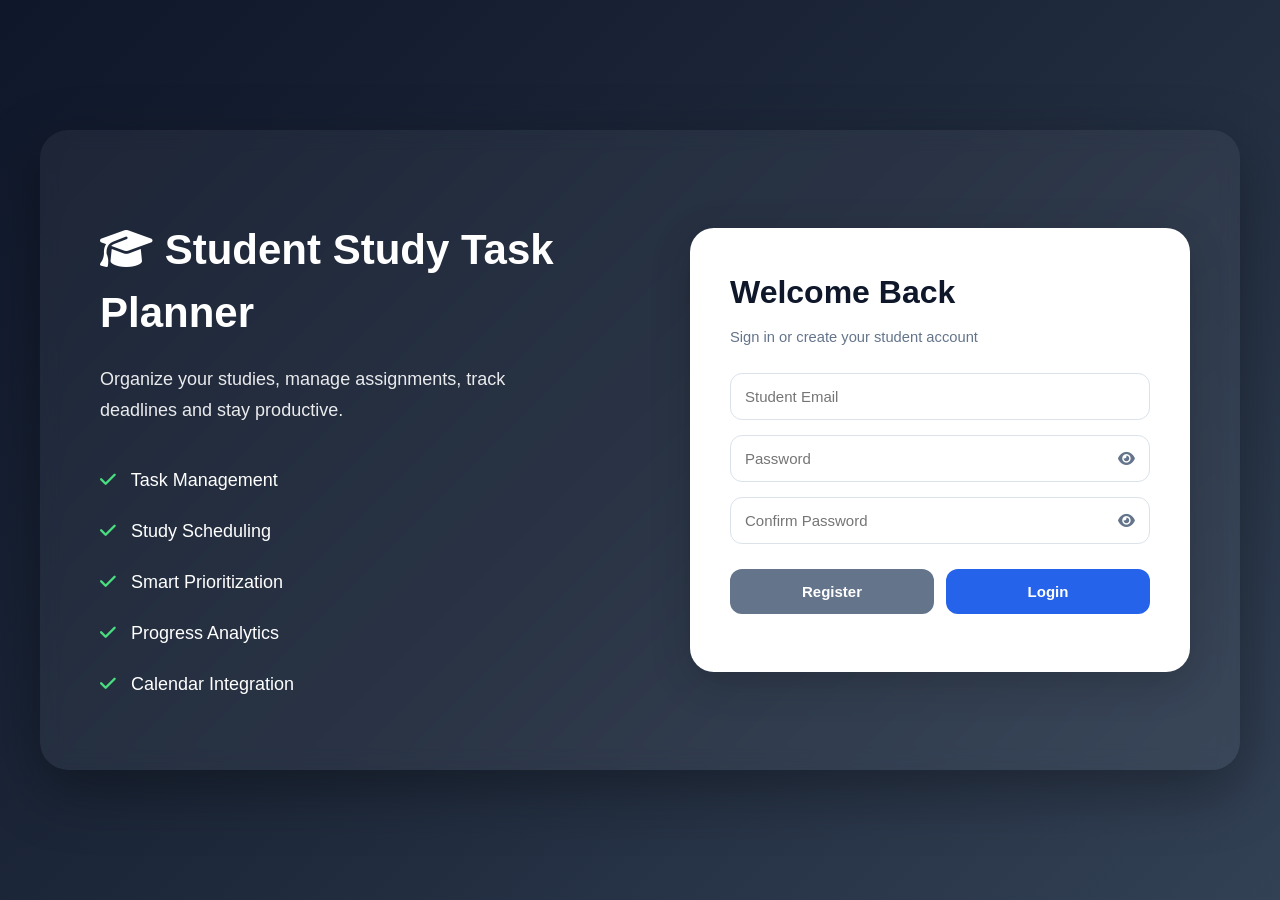
<file: frontend/index.html>
﻿<!DOCTYPE html>
<html lang="en">

<head>
    <meta charset="UTF-8">
    <meta name="viewport" content="width=device-width, initial-scale=1.0">

    <title>Student Study Task Planner</title>

    <link rel="stylesheet" href="styles.css">

    <link rel="stylesheet" href="https://cdnjs.cloudflare.com/ajax/libs/font-awesome/6.5.0/css/all.min.css">
</head>

<body class="login-page">

<!-- =========================================
     LOGIN PAGE LAYOUT
========================================= -->

    <div class="login-wrapper">

        <!-- APPLICATION INTRODUCTION -->

        <div class="login-left">

            <!-- Application branding and feature overview -->

            <div class="brand-content">

                <h1>
                    <i class="fa-solid fa-graduation-cap"></i>
                    Student Study Task Planner
                </h1>

                <p class="tagline">
                    Organize your studies, manage assignments,
                    track deadlines and stay productive.
                </p>

                <ul class="features">

                    <li>
                        <i class="fa-solid fa-check"></i>
                        Task Management
                    </li>

                    <li>
                        <i class="fa-solid fa-check"></i>
                        Study Scheduling
                    </li>

                    <li>
                        <i class="fa-solid fa-check"></i>
                        Smart Prioritization
                    </li>

                    <li>
                        <i class="fa-solid fa-check"></i>
                        Progress Analytics
                    </li>

                    <li>
                        <i class="fa-solid fa-check"></i>
                        Calendar Integration
                    </li>

                </ul>

            </div>

        </div>

        <!-- USER AUTHENTICATION -->

        <div class="login-right">

            <!-- Login and registration form -->

            <div class="login-card">

                <h2>Welcome Back</h2>

                <p class="login-subtitle">
                    Sign in or create your student account
                </p>

                <input type="email" id="email" placeholder="Student Email">

                <div class="password-wrapper">

                    <input type="password" id="password" placeholder="Password">

                    <i class="fa-solid fa-eye toggle-password" onclick="togglePassword('password')"></i>

                </div>

                <div class="password-wrapper">

                    <input type="password" id="confirmPassword" placeholder="Confirm Password">

                    <i class="fa-solid fa-eye toggle-password" onclick="togglePassword('confirmPassword')"></i>

                </div>

                <!-- Authentication buttons -->

                <div class="login-buttons">

                    <button class="register-btn" onclick="register()">
                        Register
                    </button>

                    <button class="login-btn" onclick="login()">
                        Login
                    </button>

                </div>

                <p id="loginMessage"></p>

            </div>

        </div>

    </div>

    <!-- Password visibility toggle -->
    <script>
        function togglePassword(id) {

            const field =
                document.getElementById(id);

            field.type =
                field.type === "password"
                    ? "text"
                    : "password";

        }
    </script>

    <!-- Login page functionality -->
    <script src="login.js"></script>

</body>

</html>
</file>
<file: frontend/styles.css>
/*
=========================================
SMART STUDY PLANNER - STYLESHEET
=========================================

Purpose:
- Defines the visual appearance of the application
- Controls responsive layout and positioning
- Provides light and dark theme support
- Styles forms, dashboard, analytics and calendar
- Improves overall user experience

Author: Fernando Nathali
=========================================
*/

:root {
    --card-bg: white;
    --text-color: #222;
    --text-secondary: #555;
}

body.dark-mode {

    --card-bg: #1f1f1f;
    --text-color: #f5f5f5;
    --text-secondary: #ccc;

}

/* ======================================
   GLOBAL PAGE STYLING
====================================== */

body {
    font-family: Arial, Helvetica, sans-serif;
    margin: 0;
    background: #f5f7fb;
    color: #333;
    font-size: 15px;
    line-height: 1.5;
}

/* ======================================
   NAVIGATION BAR
====================================== */

.navbar {
    background: #4CAF50;
    color: white;
    padding: 10px 20px;
    display: flex;
    justify-content: space-between;
    align-items: center;
}

.navbar h2 {
    margin: 0;
    font-size: 18px;
}

/* CONTAINER */

.container {
    max-width: 1100px;
    margin: auto;
    padding: 20px;
    display: grid;
    grid-template-columns: 1fr 1fr;
    gap: 18px;
}

/* HEADER */

header {
    grid-column: span 2;
    text-align: center;
    margin-bottom: 10px;
}

header h1 {
    margin: 5px;
    font-size: 22px;
}

header p {
    margin: 0;
    font-size: 14px;
    color: #666;
}

/* CARDS */

/* Reusable content cards */
.card {
    background: var(--card-bg);
    padding: 20px;
    border-radius: 16px;
    box-shadow: 0 2px 8px rgba(0, 0, 0, 0.08);
    margin-bottom: 18px;
    transition: 0.2s;
    border-radius: 18px;
    height: auto;
}

.card h2,
.card h3 {
    margin-top: 0;
    font-size: 16px;
    margin-bottom: 14px;
    font-weight: 600;
}

/* FORM */

/* Task creation form layout */
.form-grid {
    display: grid;
    grid-template-columns: repeat(auto-fit, minmax(220px, 1fr));
    gap: 15px;
}

.form-grid input,
.form-grid select {
    padding: 6px;
    font-size: 13px;
    border: 1px solid #ccc;
    border-radius: 5px;
}

.primary-btn {
    grid-column: span 2;
    padding: 7px;
    background: #4CAF50;
    border: none;
    color: white;
    border-radius: 6px;
    cursor: pointer;
    min-width: 220px;
    height: 45px;
}

.primary-btn:hover {
    background: #43a047;
}

/* STATS */

/* Dashboard statistics layout */
.stats-grid {
    display: flex;
    justify-content: space-between;
}

/* Individual statistic card */
.stat-box {
    background: #f2f4f8;
    padding: 10px;
    border-radius: 8px;
    text-align: center;
    width: 30%;
}

.stat-box h3 {
    margin: 5px 0;
    font-size: 18px;
}

/* PROGRESS BAR CONTAINER*/

#progressContainer {
    background: #eee;
    height: 10px;
    border-radius: 10px;
    margin-top: 8px;
}

#progressBar {
    height: 10px;
    background: #4CAF50;
    width: 0%;
}

/* FILTERS */

.filter-buttons {
    display: flex;
    flex-wrap: wrap;
    gap: 6px;
}

.filter-buttons button {
    padding: 5px 8px;
    font-size: 12px;
    border: none;
    border-radius: 5px;
    background: #e0e0e0;
    cursor: pointer;
}

.filter-buttons button:hover {
    background: #cfcfcf;
}

/* TASK LIST */

#taskList {
    list-style: none;
    padding: 0;
    margin: 0;
}

/* =========================
   TASK CARD
========================= */

/* Individual task card */
.task-card {
    background: var(--card-bg);
    border-radius: 16px;
    padding: 16px;
    display: flex;
    flex-direction: column;
    gap: 10px;
    transition: 0.2s;
    border-left: 4px solid #4caf50;
    min-height: auto;
}

.task-card p {
    margin: 2px 0;
    font-size: 14px;
    line-height: 1.3;
}

.task-card h3 {
    font-size: 17px;
    margin-bottom: 10px;
}

.task-card:hover {
    transform: translateY(-5px);
    box-shadow: 0 8px 20px rgba(0, 0, 0, 0.15);
}

.task-info h3 {
    margin: 0;
    font-size: 15px;
}

.task-info p {
    margin: 2px 0;
    font-size: 12px;
}

.task-actions button {
    margin-left: 6px;
    padding: 4px 7px;
    font-size: 11px;
    border: none;
    border-radius: 4px;
    cursor: pointer;
}

.complete-btn {
    background: #4CAF50;
    color: white;
}

.delete-btn {
    background: #e53935;
    color: white;
}

.edit-btn {
    background: #1e88e5;
    color: white;
}

/* PRIORITY INDICATORS */

.high-priority {
    border-left: 6px solid #e53935;
}

.medium-priority {
    border-left: 6px solid #fb8c00;
}

.low-priority {
    border-left: 6px solid #43a047;
}

/* Completed task appearance */
.completed-task {
    opacity: 0.6;
    text-decoration: line-through;
}

/* CHART */

canvas {
    max-height: 240px !important;
}

/* APPLICATION FOOTER */

.footer {
    grid-column: span 2;
    text-align: center;
    font-size: 12px;
    padding: 15px;
    color: #666;
}

/* DARK MODE */

.dark-mode {
    background: #121212;
    color: #ddd;
}

.dark-mode .card {
    background: #1e1e1e;
}

.dark-mode input,
.dark-mode select {
    background: #2b2b2b;
    color: white;
    border: 1px solid #444;
}

.dark-mode .task-card,
.dark-mode .stats-box,
.dark-mode .overview-box,
.dark-mode .chart-container,
.dark-mode .insights-box,
.dark-mode .modal-content {
    background: #1f1f1f;
    color: white;
}

.dark-mode p,
.dark-mode h1,
.dark-mode h2,
.dark-mode h3,
.dark-mode span {
    color: white;
}

/* ======================================
   RESPONSIVE DESIGN
====================================== */

@media(max-width:900px) {
    .container {
        grid-template-columns: 1fr;
    }
    header {
        grid-column: span 1;
    }
    .footer {
        grid-column: span 1;
    }
}

/* TABS */

.tabs {
    display: flex;
    gap: 10px;
    padding: 10px;
    background: #ddd;
}

.tab-btn {
    padding: 8px 12px;
    border: none;
    cursor: pointer;
    background: #bbb;
    border-radius: 5px;
}

.tab-btn.active {
    background: #4CAF50;
    color: white;
}

.tab-content {
    display: none;
}

.tab-content.active {
    display: block;
}

/* LAYOUT */
.layout {
    display: flex;
}

/* TOPBAR */
.topbar {
    background: #4CAF50;
    color: white;
    padding: 10px;
    display: flex;
    justify-content: space-between;
    align-items: center;
}

.top-controls {
    display: flex;
    gap: 10px;
    align-items: center;
}

.top-controls input {
    padding: 6px;
    border-radius: 6px;
    border: 1px solid #ccc;
}

.top-controls button {
    padding: 6px 10px;
    border: none;
    border-radius: 6px;
    background: #2c3e50;
    color: white;
    cursor: pointer;
}

.top-controls button:hover {
    background: #34495e;
}

/* ======================================
   SIDEBAR NAVIGATION
====================================== */

.sidebar {
    width: 200px;
    background: #2c3e50;
    color: white;
    padding: 10px;
    transition: 0.3s;
}

.sidebar.collapsed {
    width: 60px;
}

/* Hide text when collapsed */
.sidebar.collapsed span {
    display: none;
}

.sidebar i {
    margin-right: 10px;
}

/* Sidebar list */
.sidebar ul {
    list-style: none;
    padding: 0;
}

.sidebar li {
    padding: 10px;
    cursor: pointer;
    transition: 0.3s;
}

.sidebar li:hover {
    background: #34495e;
}

.sidebar li.active {
    background: #1abc9c;
}

/* Main application content area */
.main-content {
    max-width: 1500px;
    flex: 1;
    padding: 20px;
    margin: auto;
}

/* SECTIONS */
.section {
    display: none;
    margin-bottom: 35px;
    padding: 20px;
}

.menu-btn {
    background: none;
    border: none;
    color: white;
    font-size: 18px;
    cursor: pointer;
    margin-bottom: 10px;
}

.card:hover {
    transform: translateY(-3px);
    box-shadow: 0 6px 16px rgba(0, 0, 0, 0.15);
}

button {
    transition: 0.2s;
}

button:hover {
    transform: scale(1.05);
}

.top-controls input {
    padding: 5px;
    border-radius: 5px;
    border: none;
}

.profile-section {
    position: relative;
}

.profile-icon {
    cursor: pointer;
    font-size: 20px;
    background: #2c3e50;
    color: white;
    padding: 8px;
    border-radius: 50%;
}

.profile-menu {
    position: absolute;
    right: 0;
    top: 40px;
    background: white;
    border-radius: 8px;
    box-shadow: 0 4px 10px rgba(0, 0, 0, 0.25);
    padding: 10px;
    display: none;
}

.profile-menu button {
    width: 100%;
    margin-top: 5px;
}

/* TRANSITION */
button,
.task-card,
.stat-box,
.overview-card,
.sidebar,
.section,
.chart-container {
    transition: all 0.3s ease;
}

/* CARD HOVER EFFECT */
.task-card,
.stat-box,
.overview-card,
.sidebar,
.section,
.chart-container {
    transition: transform 0.3s ease, box-shadow 0.3s ease;
}

.task-card:hover,
.stat-box:hover,
.overview-card:hover,
.chart-container:hover {
    transform: translateY(-4px);
    box-shadow: 0 8px 20px rgba(0, 0, 0, 0.15);
}

/* BUTTON HOVER */
button:hover {
    transform: scale(1.03);
}

/* =========================
   DARK MODE FIXES
========================= */

body.dark-mode .stat-box,
body.dark-mode .overview-card,
body.dark-mode .dashboard-card,
body.dark-mode .summary-card {
    background-color: #1e1e1e;
    color: white;
    border: 1px solid #333;
}

body.dark-mode .stat-box h3,
body.dark-mode .overview-card h3,
body.dark-mode .dashboard-card h3,
body.dark-mode .summary-card h3,
body.dark-mode .stat-box p,
body.dark-mode .overview-card p,
body.dark-mode .dashboard-card p,
body.dark-mode .summary-card p {
    color: white;
}

/* =========================
   EMPTY STATE STYLING
========================= */
.empty-state {
    text-align: center;
    padding: 40px;
    color: #777;
}

.empty-state i {
    font-size: 50px;
    margin-bottom: 15px;
    color: #42a5f5;
}

body.dark-mode .empty-state {
    color: #ccc;
}

/* =========================
   LOADING SCREEN EFFECT
========================= */
.loading-screen {
    position: fixed;
    top: 0;
    left: 0;
    width: 100%;
    height: 100%;
    background: white;
    display: flex;
    flex-direction: column;
    justify-content: center;
    align-items: center;
    z-index: 99999;
}

.loader {
    width: 50px;
    height: 50px;
    border: 5px solid #ddd;
    border-top: 5px solid #42a5f5;
    border-radius: 50%;
    animation: spin 1s linear infinite;
    margin-bottom: 15px;
}

@keyframes spin {
    0% {
        transform: rotate(0deg);
    }
    100% {
        transform: rotate(360deg);
    }
}

body.dark-mode .loading-screen {
    background: #121212;
    color: white;
}

/* =========================
   FILTER BUTTONS
========================= */

/* Task filtering buttons */
.filter-btn {
    padding: 10px 18px;
    border: none;
    border-radius: 10px;
    font-weight: 600;
    cursor: pointer;
    transition: 0.3s;
    color: white;
    margin-right: 8px;
}

.filter-btn:hover {
    transform: translateY(-2px);
    opacity: 0.9;
}

.filter-all {
    background: #607d8b;
}

.filter-high {
    background: #e53935;
}

.filter-medium {
    background: #fb8c00;
}

.filter-low {
    background: #43a047;
}

.filter-completed {
    background: #1e88e5;
}

/* =========================
   TASK MANAGEMENT
========================= */

.task-grid {
    display: grid;
    grid-template-columns: repeat(auto-fill, minmax(240px, 1fr));
    gap: 18px;
    margin-top: 20px;
}

/* Task action buttons */
.task-actions {
    display: flex;
    justify-content: flex-end;
    gap: 10px;
    margin-top: 15px;
}

.task-actions button {
    border: none;
    padding: 10px 12px;
    border-radius: 10px;
    cursor: pointer;
    transition: 0.3s;
    font-size: 14px;
    color: white;
}

.task-actions button:hover {
    transform: scale(1.08);
    opacity: 0.9;
}

/* =========================
   MODAL WINDOWS
========================= */

.modal {
    display: none;
    position: fixed;
    z-index: 9999;
    left: 0;
    top: 0;
    width: 100%;
    height: 100%;
    background: rgba(0, 0, 0, 0.2);
    justify-content: center;
    align-items: center;
}

/* Modal dialog content */
.modal-content {
    background: white;
    padding: 30px;
    border-radius: 18px;
    width: 350px;
    display: flex;
    flex-direction: column;
    gap: 15px;
    animation: fadeIn 0.3s ease;
}

.modal-content input {
    padding: 12px;
    border-radius: 10px;
    border: 1px solid #ccc;
}

.modal-buttons {
    display: flex;
    justify-content: flex-end;
    gap: 10px;
}

.modal-buttons button {
    padding: 10px 15px;
    border: none;
    border-radius: 10px;
    cursor: pointer;
    background: #1e88e5;
    color: white;
}

.cancel-btn {
    background: #e53935 !important;
}

@keyframes fadeIn {

    from {
        opacity: 0;
        transform: translateY(10px);
    }

    to {
        opacity: 1;
        transform: translateY(0);
    }

}

/* =========================
   DASHBOARD CARDS
========================= */

.stats-container,
.dashboard-overview {
    display: grid;
    grid-template-columns: repeat(auto-fit, minmax(220px, 1fr));
    gap: 20px;
    margin-top: 20px;
}

.stats-box,
.overview-box {
    background: white;
    padding: 25px;
    border-radius: 18px;
    box-shadow: 0 4px 15px rgba(0, 0, 0, 0.15);
    transition: 0.3s;
    text-align: center;
}

.stats-box:hover,
.overview-box:hover {
    transform: translateY(-5px);
}

.stats-box h2,
.overview-box h2 {
    font-size: 32px;
    margin-bottom: 10px;
    color: #1e88e5;
}

.insights-box {
    background: white;
    padding: 25px;
    border-radius: 18px;
    margin-top: 20px;
    box-shadow: 0 4px 15px rgba(0, 0, 0, 0.08);
}

.task-top {
    display: flex;
    justify-content: space-between;
    align-items: center;
    margin-bottom: 6px;
}

.priority-badge {
    padding: 5px 10px;
    border-radius: 20px;
    font-size: 12px;
    font-weight: bold;
    color: white;
}

.priority-badge.high {
    background: #e53935;
}

.priority-badge.medium {
    background: #fb8c00;
}

.priority-badge.low {
    background: #43a047;
}

.chart-container {
    background: white;
    padding: 20px;
    border-radius: 18px;
    box-shadow: 0 4px 15px rgba(0, 0, 0, 0.08);
    height: 350px;
    display: flex;
    justify-content: center;
    align-items: center;
    height: 350px;
    position: relative;
}

.dashboard-section {
    margin-top: 30px;
}

.dashboard-header {
    color: rgba(255, 255, 255, 0.9);
    font-size: 15px;
    font-weight: 500;
    opacity: 0.95;
    letter-spacing: 0.5px;
    flex-direction: column;
    gap: 6px;
    display: flex;
    justify-content: space-between;
    align-items: center;
    padding: 18px 30px;
    min-height: 90px;
}

.dashboard-header h1 {
    font-size: 36px;
    margin-bottom: 10px;
    color: white;
    font-weight: 500;
    opacity: 0.9;
}

.dashboard-header p {
    color: white;
    font-size: 18px;
}

.quick-actions {
    display: flex;
    gap: 15px;
    margin-bottom: 25px;
    flex-wrap: wrap;
}

.quick-actions button {
    padding: 12px 18px;
    border: none;
    border-radius: 12px;
    cursor: pointer;
    background: #1e88e5;
    color: white;
    font-weight: 600;
    transition: 0.3s;
}

.quick-actions button:hover {
    transform: translateY(-3px);
}

@media(max-width:768px) {

    .sidebar {
        position: fixed;
        left: -250px;
        transition: 0.3s;
        z-index: 999;
    }

    .sidebar.active {
        left: 0;
    }

    .main-content {
        margin-left: 0;
        padding: 15px;
    }

}

.fc-event {
    border: none !important;
    padding: 4px 8px !important;
    border-radius: 12px !important;
    font-size: 13px;
    font-weight: 500;
    cursor: pointer;
    transition: 0.2s;
    box-shadow: 0 2px 8px rgba(0, 0, 0, 0.08);
}

.fc-event:hover {
    transform: scale(1.03);
}

/* ======================================
   LOADING SCREEN
====================================== */

#loader {
    position: fixed;
    top: 0;
    left: 0;
    width: 100%;
    height: 100%;
    background: white;
    display: flex;
    flex-direction: column;
    justify-content: center;
    align-items: center;
    z-index: 99999;
    transition: opacity 0.5s ease;
}

/* Loading animation */
.spinner {
    width: 60px;
    height: 60px;
    border: 6px solid #ddd;
    border-top: 6px solid #1e88e5;
    border-radius: 50%;
    animation: spin 1s linear infinite;
    margin-bottom: 15px;
}

@keyframes spin {
    100% {
        transform: rotate(360deg);
    }
}

.card canvas {
    width: 100% !important;
    height: 350px !important;
}

/* =============================
   TOAST NOTIFICATION MESSAGES
============================= */

.toast {
    position: fixed;
    bottom: 20px;
    right: 20px;
    background: #333;
    color: white;
    padding: 12px 18px;
    border-radius: 10px;
    z-index: 9999;
    font-weight: 600;
    box-shadow: 0 4px 10px rgba(0, 0, 0, 0.2);
    animation: fadeIn 0.3s ease;
}

.weekly-plan {
    display: grid;
    grid-template-columns: repeat(auto-fit, minmax(220px, 1fr));
    gap: 20px;
}

.day-card {
    background: white;
    padding: 20px;
    border-radius: 18px;
    box-shadow: 0 4px 12px rgba(0, 0, 0, 0.08);
}

.analytics-grid {
    display: grid;
    grid-template-columns: repeat(auto-fit, minmax(420px, 1fr));
    gap: 20px;
}

/* ======================================
   ANALYTICS
====================================== */

.chart-card {
    background: var(--card-bg);
    color: #0f172a !important;
    padding: 20px;
    border-radius: 16px;
    box-shadow: 0 4px 12px rgba(0, 0, 0, 0.08);
    margin-bottom: 20px;
    height: 320px;
}

.chart-card h2,
.chart-card h3,
.chart-card p,
.chart-card strong,
.chart-card span{

    color:#0f172a !important;

}

body.dark-mode .chart-card h2,
body.dark-mode .chart-card h3,
body.dark-mode .chart-card p,
body.dark-mode .chart-card strong,
body.dark-mode .chart-card span{

    color:#ffffff !important;

}

#prediction{

    color:#0f172a;

}

body.dark-mode #prediction{

    color:#ffffff;

}

#analytics h2,
#analytics h3,
#analytics p,
#analytics strong,
#analytics span{

    color:#0f172a !important;

}

body.dark-mode #analytics h2,
body.dark-mode #analytics h3,
body.dark-mode #analytics p,
body.dark-mode #analytics strong,
body.dark-mode #analytics span{

    color:#ffffff !important;

}

.chart-card canvas {
    max-height: 240px !important;
}

.add-task-form input,
.add-task-form select {
    padding: 12px;
    border-radius: 12px;
}

.weekly-card {
    background: var(--card-bg);
    color: var(--text-color);
    border-radius: 18px;
    padding: 18px;
    margin-bottom: 15px;
    display: flex;
    gap: 20px;
    align-items: center;
    box-shadow: 0 4px 12px rgba(0, 0, 0, 0.08);
    transition: 0.2s;
}

.weekly-card:hover {
    transform: translateY(-2px);
}

.weekly-day {
    min-width: 90px;
    background: #e3f2fd;
    color: #1565c0;
    padding: 10px;
    border-radius: 12px;
    font-weight: bold;
    text-align: left;
    display: flex;
    flex-direction: column;
    gap: 10px;
}

.weekly-day h3 {
    text-align: left;
    margin-bottom: 10px;
    font-size: 16px;
}

.weekly-content h4 {
    margin-bottom: 6px;
}

/* Weekly study plan layout */
.weekly-grid {
    display: grid;
    grid-template-columns: repeat(7, 1fr);
    gap: 14px;
}

.timetable-card {
    display: flex;
    align-items: center;
    gap: 18px;
    background: rgba(255, 255, 255, 0.08);
    border: 1px solid rgba(255, 255, 255, 0.08);
    padding: 18px;
    border-radius: 18px;
    margin-bottom: 15px;
    box-shadow: 0 4px 10px rgba(0, 0, 0, 0.08);
    transition: 0.3s ease;
}

.timetable-card:hover {
    transform: translateY(-2px);
    background: rgba(255, 255, 255, 0.15);
}

.time-block {
    background: #dbeafe;
    color: #1d4ed8;
    padding: 10px 14px;
    border-radius: 10px;
    font-weight: bold;
    min-width: 110px;
    text-align: center;
    font-size: 14px;
}

.timetable-content {
    flex: 1;
}

body {
    background: #f4f7fb;
}

.chart-card h3 {
    color: var(--text-color);
    margin-bottom: 15px;
    font-size: 18px;
    color: #333;
}

.task-toolbar {
    display: flex;
    justify-content: space-between;
    align-items: center;
    gap: 20px;
    flex-wrap: wrap;
}

.filters {
    display: flex;
    gap: 10px;
    flex-wrap: wrap;
}

.task-actions-top {
    display: flex;
    align-items: center;
    gap: 12px;
}

.task-actions-top input,
.task-actions-top select {
    padding: 10px 14px;
    border-radius: 12px;
    border: 1px solid rgba(255, 255, 255, 0.12);
    background: var(--card-bg);
    color: var(--text-color);
    font-size: 0.95rem;
    height: 42px;
}

.task-actions-top input {
    width: 220px;
}

.task-actions-top input::placeholder {
    color: #aaaaaa;
}

.task-actions-top select {
    width: 140px;
    cursor: pointer;
}

.timetable-content h4 {
    margin-bottom: 6px;
    font-size: 17px;
    color: var(--text-color);
}

.timetable-content p {
    margin: 4px 0;
    color: var(--text-color);
    opacity: 0.8;
}

#weeklyPlan {
    display: grid;
    grid-template-columns:
        repeat(auto-fit, minmax(220px, 1fr));
    gap: 18px;
}

.weekly-day-card {
    padding: 14px;
    border-radius: 16px;
    background: var(--card-bg);
    border: 1px solid rgba(255, 255, 255, 0.08);
    min-height: 220px;
    display: flex;
    flex-direction: column;
    align-items: stretch;
}

.weekly-day-card h3 {
    margin-bottom: 12px;
    color: #90caf9;
    text-align: center;
    padding-bottom: 10px;
    border-bottom: 1px solid rgba(255, 255, 255, 0.08);
}

.weekly-task {
    padding: 10px;
    margin-bottom: 10px;
    border-radius: 12px;
    background: rgba(255, 255, 255, 0.06);
    display: flex;
    flex-direction: column;
    justify-content: center;
    min-height: 70px;
}

.empty-day {
    opacity: 0.7;
    font-style: italic;
    text-align: center;
}

.dashboard-grid {
    display: grid;
    grid-template-columns: repeat(auto-fit, minmax(320px, 1fr));
    gap: 20px;
}

h2 {
    font-size: 1.1rem;
    margin-bottom: 14px;
}

h3 {
    font-size: 1rem;
}

p {
    font-size: 0.92rem;
    line-height: 1.5;
}

input[type="file"] {
    background: var(--card-bg);
    padding: 10px;
    border-radius: 12px;
    border: 1px solid rgba(255, 255, 255, 0.1);
    color: var(--text-color);
}

#insights p {
    margin-bottom: 12px;
    padding: 10px;
    background: rgba(255, 255, 255, 0.04);
    border-radius: 10px;
}

.notification-panel {
    position: absolute;
    top: 70px;
    right: 20px;
    width: 320px;
    background: #1f2937;
    color: white;
    padding: 18px;
    border-radius: 16px;
    display: none;
    z-index: 999;
    box-shadow: 0 8px 24px rgba(0, 0, 0, 0.15);
}

.notification-panel h3 {
    margin-bottom: 12px;
    font-size: 18px;
}

.notification-panel p {
    margin-bottom: 10px;
    font-size: 14px;
    line-height: 1.5;
}

.custom-modal {
    position: fixed;
    top: 0;
    left: 0;
    width: 100%;
    height: 100%;
    background: rgba(0, 0, 0, 0.5);
    display: none;
    justify-content: center;
    align-items: center;
    z-index: 9999;
}

.modal-content {
    background: var(--card-bg);
    padding: 24px;
    border-radius: 16px;
    width: 320px;
    text-align: center;
}

.modal-content button {
    margin-top: 16px;
}

.upcoming-task-item {
    padding: 12px;
    margin-bottom: 10px;
    border-radius: 14px;
    background: rgba(255, 255, 255, 0.06);
    border-left: 4px solid #4CAF50;
}

.upcoming-task-title {
    font-weight: 700;
    font-size: 15px;
    margin-bottom: 6px;
    color: var(--text-color);
}

.upcoming-task-course,
.upcoming-task-date {
    font-size: 13px;
    color: var(--text-secondary);
}

.edit-modal {

    position: fixed;

    top: 0;
    left: 0;

    width: 100vw;
    height: 100vh;

    background: rgba(0, 0, 0, 0.7);

    display: none;

    justify-content: center;
    align-items: center;

    z-index: 999999;

}

.edit-modal-content {

    background: #1f2937;

    width: 420px;

    padding: 30px;

    border-radius: 20px;

    display: flex;
    flex-direction: column;

    gap: 15px;

    position: relative;

    z-index: 1000000;

    box-shadow: 0 0 40px rgba(0, 0, 0, 0.4);

}

.edit-modal-content input,
.edit-modal-content select {

    padding: 12px;

    border: none;

    border-radius: 12px;

    background: #2d3748;

    color: white;

    font-size: 14px;

}

.edit-modal-buttons {

    display: flex;

    gap: 10px;

    margin-top: 10px;

}

.edit-modal-buttons button {

    flex: 1;

    padding: 12px;

    border: none;

    border-radius: 12px;

    cursor: pointer;

    background: #4CAF50;

    color: white;

    font-weight: 600;

}

body.dark-mode .card,
body.dark-mode .chart-card {

    color: white;

}

body.dark-mode canvas {

    color: white;

}

body.dark-mode h2,
body.dark-mode h3,
body.dark-mode p,
body.dark-mode span,
body.dark-mode label {

    color: white;

}

body.dark-mode .chart-card h3 {

    color: white !important;

}

body.dark-mode #upcomingTasks p {

    color: white;

}

body.dark-mode #insights p {

    color: white;

}

.chart-card canvas {
    background: transparent;
}

.chart-card {
    color: white;
}

.chart-card h3 {
    color: white;
}

.chart-card ul,
.chart-card li,
.chart-card span {
    color: white !important;
}

/* ======================================
   LOGIN PAGE
====================================== */

.login-page {

    display: flex;
    justify-content: center;
    align-items: center;
    height: 100vh;

    background:
        linear-gradient(135deg,
            #0f172a,
            #1e293b);

    font-family: sans-serif;

}

.login-container {

    width: 350px;

    padding: 40px;

    background: rgba(255, 255, 255, 0.08);

    border-radius: 24px;

    backdrop-filter: blur(12px);

    display: flex;
    flex-direction: column;
    gap: 15px;

    box-shadow:
        0 8px 30px rgba(0, 0, 0, 0.2);

}

.login-container h1 {

    color: white;
    text-align: center;

}

.login-container input {

    padding: 14px;

    border: none;

    border-radius: 14px;

    background: rgba(255, 255, 255, 0.1);

    color: white;

}

.login-container button {

    padding: 14px;

    border: none;

    border-radius: 14px;

    background: #4f46e5;

    color: white;

    font-weight: bold;

    cursor: pointer;

    transition: 0.2s;

}

.login-container button:hover {

    transform: translateY(-2px);

}

/* ==========================
   MODERN LOGIN PAGE
========================== */

.login-page {

    margin: 0;
    padding: 0;
    font-family: Arial, sans-serif;

    background:
        linear-gradient(135deg,
            #0f172a,
            #1e293b,
            #334155);

    min-height: 100vh;

    display: flex;
    justify-content: center;
    align-items: center;

}

/* Main login page layout */
.login-wrapper {

    width: 95%;
    max-width: 1200px;

    display: grid;
    grid-template-columns: 1fr 1fr;

    overflow: hidden;

    border-radius: 28px;

    box-shadow:
        0 20px 60px rgba(0, 0, 0, 0.35);

    background:
        rgba(255, 255, 255, 0.05);

    backdrop-filter: blur(10px);

}

/* Left information panel */
.login-left {

    padding: 60px;

    display: flex;
    align-items: center;
    justify-content: center;

    color: white;

}

.brand-content h1 {

    font-size: 42px;
    margin-bottom: 20px;

}

.tagline {

    font-size: 18px;
    line-height: 1.7;

    opacity: 0.9;

    margin-bottom: 30px;

}

.features {

    list-style: none;
    padding: 0;
    margin: 0;

}

.features li {

    padding: 12px 0;
    font-size: 18px;

}

.features i {

    margin-right: 10px;
    color: #4ade80;

}

/* Right login form section */
.login-right {

    display: flex;
    justify-content: center;
    align-items: center;

    padding: 50px;

}

/* Login form container */
.login-card {

    width: 100%;
    max-width: 420px;

    background: white;

    padding: 40px;

    border-radius: 24px;

    box-shadow:
        0 10px 40px rgba(0, 0, 0, 0.2);

}

.login-card h2 {

    margin: 0;
    font-size: 32px;

    color: #0f172a;

}

.login-subtitle {

    margin-top: 10px;
    margin-bottom: 25px;

    color: #64748b;

}

.login-card input {

    width: 100%;

    padding: 14px;

    margin-bottom: 15px;

    border: 1px solid #dbe2ea;

    border-radius: 12px;

    box-sizing: border-box;

    font-size: 15px;

}

/* Password field with visibility toggle */
.password-wrapper {

    position: relative;

}

.toggle-password {

    position: absolute;

    right: 15px;
    top: 16px;

    cursor: pointer;

    color: #64748b;

}

.login-buttons {

    display: flex;
    gap: 12px;

    margin-top: 10px;

}

.login-buttons button {

    flex: 1;

    padding: 14px;

    border: none;

    border-radius: 12px;

    font-size: 15px;

    font-weight: bold;

    cursor: pointer;

    transition: 0.3s;

}

.register-btn {

    background: #64748b;
    color: white;

}

.login-btn {

    background: #2563eb;
    color: white;

}

.login-buttons button:hover {

    transform: translateY(-2px);

}

#loginMessage {

    margin-top: 18px;

    font-weight: bold;
    text-align: center;

}

@media(max-width:900px) {

    .login-wrapper {

        grid-template-columns: 1fr;

    }

    .login-left {

        padding: 35px;

    }

    .brand-content h1 {

        font-size: 32px;

    }

}

input {
    color: #222;
    background: #fff;
}

body.dark-mode input {
    color: #fff;
    background: #2d3748;
}

.menu-btn {

    display: none;

}

@media (max-width:768px) {

    .menu-btn {

        display: block;

        position: fixed;

        top: 15px;

        left: 15px;

        z-index: 1000;

        background: #2c3e50;

        color: white;

        border: none;

        padding: 10px 15px;

        border-radius: 6px;

        cursor: pointer;

    }

}
</file>
